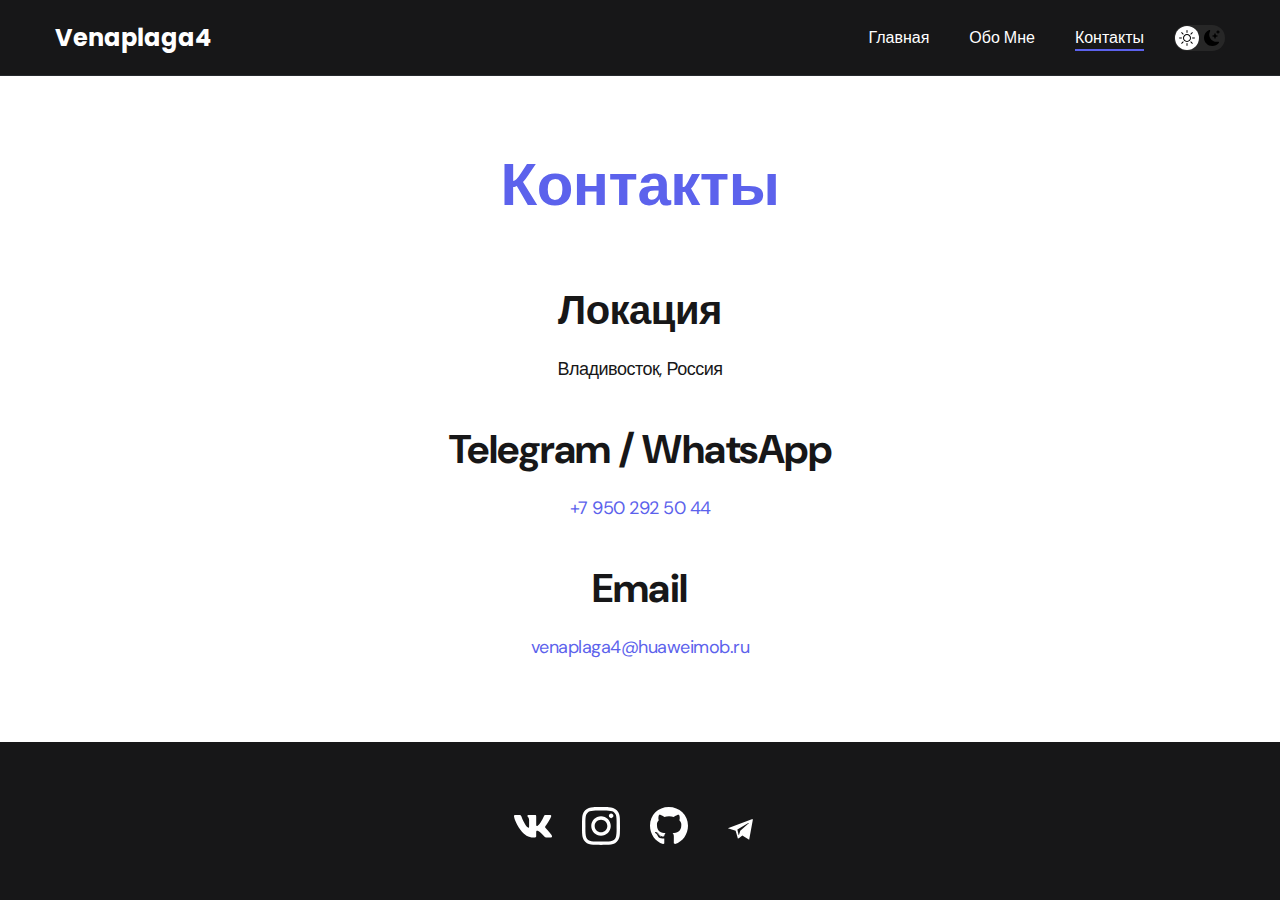
<file: contacts.html>
<!DOCTYPE html>
<html lang="en">
<head>
    <meta charset="UTF-8">
    <meta name="viewport" content="width=device-width, initial-scale=1.0">
    <title>venaplaga4</title>
    <link rel="stylesheet" href="./css/main.css">
    <link rel="stylesheet" href="./css/snow.css"> <!-- Подключение стилей снежинок -->
</head>
<body>
    <nav class="nav">
        <div class="container">
            <div class="nav-row">
                <a href="./index.html" class="logo"><strong>Venaplaga4</strong></a>

                <button class="dark-mode-btn">
                    <img src="./img/icons/sun.svg" alt="Light mode" class="dark-mode-btn__icon">
                    <img src="./img/icons/moon.svg" alt="Dark mode" class="dark-mode-btn__icon">
                </button>
                
                <ul class="nav-list">
                    <li class="nav-list__item"><a href="./index.html" class="nav-list__link">Главная</a></li>
                    <li class="nav-list__item"><a href="./skills.html" class="nav-list__link">Обо Мне</a></li>
                    <li class="nav-list__item"><a href="./contacts.html" class="nav-list__link nav-list__link--active">Контакты</a></li>
                </ul>
            </div>
        </div>
    </nav>

    <main class="section">
        <div class="container">
            <h1 class="title-1">Контакты</h1>

            <!-- Основная информация -->
            <ul class="content-list">
                <li class="content-list__item">
                    <h2 class="title-2">Локация</h2>
                    <p>Владивосток, Россия</p>
                </li>
                <li class="content-list__item">
                    <h2 class="title-2">Telegram / WhatsApp</h2>
                    <p><a href="tel:+79502925044">+7 950 292 50 44</a></p>
                </li>
                <li class="content-list__item">
                    <h2 class="title-2">Email</h2>
                    <p><a href="mailto:venaplaga4@huaweimob.ru">venaplaga4@huaweimob.ru</a></p>
                </li>
            </ul>
    </main>

    <footer class="footer">
        <div class="container">
            <div class="footer__wrapper">
                <ul class="social">
                    <li class="social__item"><a href="https://vk.com/ssd06"><img src="./img/icons/vk.svg" alt="Link"></a></li>
                    <li class="social__item"><a href="https://www.instagram.com/venaplaga4/"><img src="./img/icons/instagram.svg" alt="Link"></a></li>
                    <li class="social__item"><a href="https://github.com/HuaweiMob"><img src="./img/icons/gitHub.svg" alt="Link"></a></li>
                    <li class="social__item" id="Telegram"><a href="https://t.me/Venaplaga4"><img src="./img/icons/telegram2.svg" alt="Link"></a></li>
                </ul>
            </div>
        </div>
    </footer>

    <script src="./js/main.js"></script>
    <script src="./js/snow.js"></script> <!-- Подключение скрипта снежинок -->
</body>
</html>
</file>
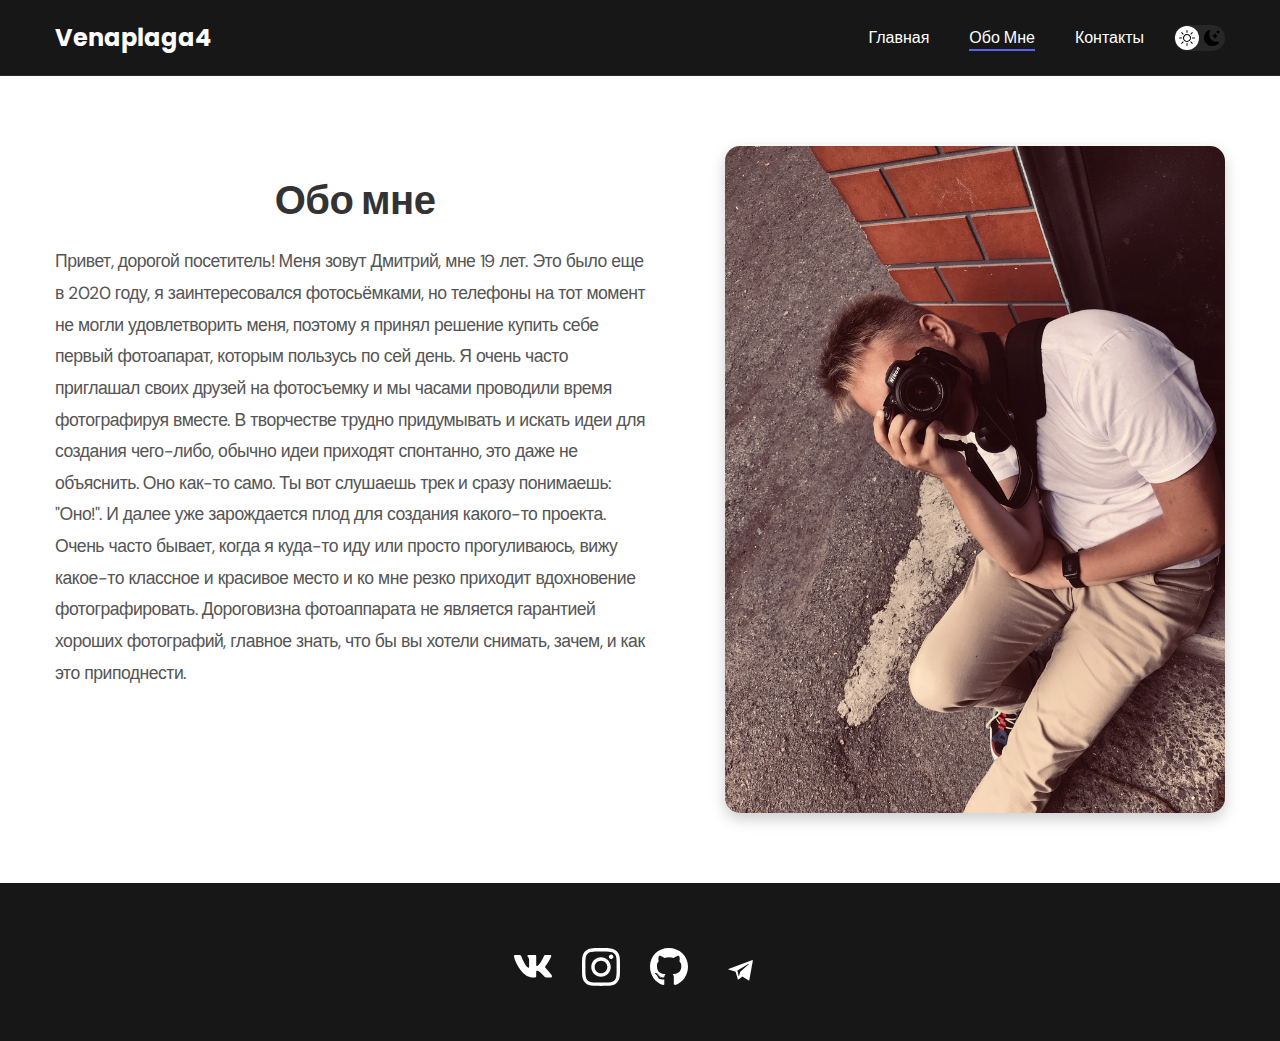
<file: skills.html>
<!DOCTYPE html>
<html lang="en">
<head>
    <meta charset="UTF-8">
    <meta http-equiv="X-UA-Compatible" content="IE=edge">
    <meta name="viewport" content="width=device-width, initial-scale=1.0">
    <title>Venaplaga4</title>
    <link rel="stylesheet" href="./css/main.css">
    <link rel="stylesheet" href="./css/snow.css"> <!-- Подключение стилей снежинок -->
</head>
<body>
    <nav class="nav">
        <div class="container">
            <div class="nav-row">
                <a href="./index.html" class="logo"><strong>Venaplaga4</strong></a>

                <button class="dark-mode-btn">
                    <img src="./img/icons/sun.svg" alt="Light mode" class="dark-mode-btn__icon">
                    <img src="./img/icons/moon.svg" alt="Dark mode" class="dark-mode-btn__icon">
                </button>

                <ul class="nav-list">
                    <li class="nav-list__item"><a href="./index.html" class="nav-list__link">Главная</a></li>
                    <li class="nav-list__item"><a href="./skills.html" class="nav-list__link nav-list__link--active">Обо Мне</a></li>
                    <li class="nav-list__item"><a href="./contacts.html" class="nav-list__link">Контакты</a></li>
                </ul>
            </div>
        </div>
    </nav>

    <main class="section">
        <div class="container section__container">
            <!-- Левый блок с текстом -->
            <div class="section__content">
                <h1 class="title-1">Обо мне</h1>
                <p>
                    Привет, дорогой посетитель! Меня зовут Дмитрий, мне 19 лет.  Это было еще в 2020 году, я заинтересовался фотосьёмками, но телефоны на тот момент не могли удовлетворить меня, поэтому я принял решение купить себе первый фотоапарат, которым пользусь по сей день. Я очень часто приглашал своих друзей на фотосъемку и мы часами проводили время фотографируя вместе.

                    В творчестве трудно придумывать и искать идеи для создания чего-либо, обычно идеи приходят спонтанно, это даже не объяснить. Оно как-то само. Ты вот слушаешь трек и сразу понимаешь: "Оно!". И далее уже зарождается плод для создания какого-то проекта. Очень часто бывает, когда я куда-то иду или просто прогуливаюсь, вижу какое-то классное и красивое место и ко мне резко приходит вдохновение фотографировать. Дороговизна фотоаппарата не является гарантией хороших фотографий, главное знать, что бы вы хотели снимать, зачем, и как это приподнести.
                </p>
                <ul class="content-list">
                    <li class="content-list__item">
                        <h2 class="title-2"></h2>
                        <p></p>
                    </li>
                    <li class="content-list__item">
                        <h2 class="title-2"></h2>
                        <p></p>
                    </li>
                </ul>
            </div>
    
            <!-- Правый блок с фотографией -->
            <div class="section__image">
                <img src="./img/ya.jpg" alt="Моё фото">
            </div>
        </div>
    </main>
    
    
    <footer class="footer">
        <div class="container">
            <div class="footer__wrapper">
                <ul class="social">
                    <li class="social__item"><a href="https://vk.com/ssd06"><img src="./img/icons/vk.svg" alt="Link"></a></li>
                    <li class="social__item"><a href="https://www.instagram.com/venaplaga4/"><img src="./img/icons/instagram.svg" alt="Link"></a></li>
                    <li class="social__item"><a href="https://github.com/HuaweiMob"><img src="./img/icons/gitHub.svg" alt="Link"></a></li>
                    <li class="social__item" id="Telegram"><a href="https://t.me/Venaplaga4"><img src="./img/icons/telegram2.svg" alt="Link"></a></li>
                </ul>
            </div>
        </div>
    </footer>

    <script src="./js/main.js"></script>
    <script src="./js/snow.js"></script> <!-- Подключение скрипта снежинок -->

</body>
</html>
</file>
<file: css/snow.css>
.snowflake {
    position: fixed;
    top: -50px;
    background-size: contain;
    background-repeat: no-repeat;
    background-position: center;
    pointer-events: none;
    z-index: 9999;
    animation: fall linear infinite;
}

@keyframes fall {
    0% {
        transform: translateY(0) rotate(0deg);
        opacity: 1;
    }
    100% {
        transform: translateY(100vh) rotate(360deg);
        opacity: 0.3;
    }
}
</file>
<file: css/main.css>
@import "./reset.css";
@import url('https://fonts.googleapis.com/css2?family=DM+Sans:wght@400;500;700&family=Poppins:wght@400;500;700&display=swap');

/*
font-family: 'DM Sans', sans-serif;
font-family: 'Poppins', sans-serif;
*/

/* * {
    border: 1px solid red;
} */

:root {
    --blackpure: #000;
    --black: #171718;
    --black-border: #26292D;
    --white: #fff;
    --purple: #5C62EC;

    --text-color: var(--black);

    --dark-bg: var(--black);
    --dark-border: var(--black-border);
    --header-text: var(--white);
    --accent: var(--purple);

    /* Light mode */
    --page-bg: var(--white);
    --text-color: var(--black);

    --title-1: var(--accent);

    --project-card-bg: var(--white);
    --project-card-text: var(--black);
    --box-shadow: 0px 5px 35px rgba(0, 0, 0, 0.25);
}

.dark {
     /* Dark mode */
    --page-bg: #252526;
    --text-color: var(--white);

    --title-1: var(--white);

    --project-card-bg: var(--black);
    --project-card-text: var(--white);
    --box-shadow: 0px 5px 35px rgba(0, 0, 0, 0.8);
}

html, body {
    display: flex;
    flex-direction: column;
    min-height: 100vh;

    font-family: 'DM Sans', sans-serif;
    letter-spacing: -0.5px;

    /* Light mode */
    background-color: var(--page-bg);
    color: var(--text-color);
}

/* General */

.container {
    margin: 0 auto;
    padding: 0 15px;
    max-width: 1200px;
}

.none {
    display: none !important;
}

.section {
    padding: 70px 0;
}

.title-1 {
    margin-bottom: 60px;

    font-size: 60px;
    font-weight: 700;
    line-height: 1.3;
    color: var(--title-1);
    text-align: center;
}

.title-2 {
    margin-bottom: 20px;

    font-size: 40px;
    font-weight: 700;
    line-height: 1.3;
}

/* Nav */

.nav {
    padding: 20px 0;
    border-bottom: 1px solid var(--dark-border);
    background-color: var(--dark-bg);
    color: var(--header-text);
    letter-spacing: normal;
}

.nav-row {
    display: flex;
    justify-content: flex-end;
    align-items: center;
    column-gap: 30px;
    row-gap: 20px;
    flex-wrap: wrap;
}

.logo {
    margin-right: auto;
    color: var(--header-text);
    font-size: 24px;
    font-family: 'Poppins', sans-serif;
}

.logo strong {
    font-weight: 700;
}

.nav-list {
    display: flex;
    flex-wrap: wrap;
    row-gap: 10px;
    align-items: center;
    column-gap: 40px;
    font-size: 16px;
    font-weight: 500;
    font-family: 'Poppins', sans-serif;
}

.nav-list__link {
    color: var(--header-text);
    transition: opacity 0.2s ease-in;
}

.nav-list__link:hover {
    opacity: 0.8;
}

.nav-list__link--active {
    position: relative;
}

.nav-list__link--active::before {
    content: "";

    position: absolute;
    left: 0;
    top: 100%;

    display: block;
    height: 2px;
    width: 100%;
    background-color: var(--accent);
}

/* Dark mode btn */

.dark-mode-btn {
    order: 9;

    position: relative;
    display: flex;
    justify-content: space-between;

    width: 51px;
    height: 26px;
    padding: 5px;

    border-radius: 50px;
    background-color: #272727;
}

.dark-mode-btn::before {
    content: "";

    position: absolute;
    top: 1px;
    left: 1px;

    display: block;
    width: 24px;
    height: 24px;

    border-radius: 50%;
    background-color: var(--white);

    transition: left 0.2s ease-in;
}

.dark-mode-btn--active::before {
    left: 26px;
}

.dark-mode-btn__icon {
    position: relative;
    z-index: 9;
}

/* Header */

.header {
    position: relative; /* Позволяет позиционировать видео и контент */
    min-height: 865px; /* Высота блока */
    padding: 40px 20px; /* Упрощенный отступ */
    display: flex;
    justify-content: center;
    align-items: center;
    text-align: center;
    overflow: hidden; /* Скрывает выступающие части видео */
    color: var(--header-text); /* Сохраняем цвет текста */
}

.header__video {
    position: absolute;
    top: 50%;
    left: 50%;
    transform: translate(-50%, -50%);
    width: 100%;
    height: 100%;
    object-fit: cover; /* Видео занимает весь блок */
    z-index: 1; /* Видео позади контента */
}

.header__wrapper {
    position: relative; /* Контейнер для текста поверх видео */
    z-index: 1;
    color: #fff; /* Белый цвет текста для контраста */
}

.header__title {
    font-size: 2.5rem;
    line-height: 1.2;
    margin-bottom: 20px;
}

.header__title em {
    font-style: italic;
    color: var(--highlight-color); /* Добавим акцентный цвет для имени */
}

.header__text p {
    font-size: 1.2rem;
    margin-bottom: 20px;
}

.btn {
    display: inline-block;
    padding: 10px 20px;
    font-size: 1rem;
    color: #fff;
    text-decoration: none;
    background-color: var(--primary-color);
    border-radius: 5px;
    transition: background-color 0.3s;
}

.btn:hover {
    background-color: var(--hover-color); /* Цвет при наведении */
}

.header__wrapper {
    padding: 0 15px;
    max-width: 660px;
}

.header__title {
    margin-bottom: 20px;
    font-size: 40px;
    font-weight: 700;
    line-height: 1.4;
}

.header__title strong {
    font-size: 60px;
    font-weight: 700;
}

.header__title em {
    font-style: normal;
    color: var(--accent);
}

.header__text {
    margin-bottom: 40px;
    font-size: 18px;
    line-height: 1.333;
}

.header__text p + p{
    margin-top: 0.5em;
}

/* Btn */

.btn {
    display: inline-block;
    height: 48px;
    padding: 12px 28px;

    border-radius: 5px;
    background-color: var(--accent);
    color: var(--white);
    letter-spacing: 0.15px;
    font-size: 16px;
    font-weight: 500;

    transition: opacity 0.2s ease-in;
}

.btn:hover {
    opacity: 0.8;
}

.btn:active {
    position: relative;
    top: 1px;
}

/* Btn outline */

.btn-outline {
    display: flex;
    column-gap: 10px;
    align-items: center;

    height: 48px;
    padding: 12px 20px;

    border-radius: 5px;
    border: 1px solid var(--blackpure);
    background-color: var(--white);
    color: var(--blackpure);

    transition: opacity 0.2s ease-in;
}

.btn-outline:hover {
    opacity: 0.8;
}

.btn-outline:active {
    position: relative;
    top: 1px;
}

/* Projects  */

.projects {
    display: flex;
    justify-content: center;
    flex-wrap: wrap;
    column-gap: 30px;
    row-gap: 30px;
}

.project {
    max-width: 370px;
    background-color: var(--project-card-bg);
    box-shadow: var(--box-shadow);
    border-radius: 10px;
}

.project__img {
    border-radius: 10px;
}

.project__title {
    padding: 15px 20px 25px;
    font-weight: 700;
    font-size: 24px;
    line-height: 1.3;
    color: var(--project-card-text);
    text-align: center;
}

/* Project details */

.project-details {
    margin: 0 auto;
    max-width: 865px;

    display: flex;
    flex-direction: column;
    align-items: center;

    text-align: center;
}

.project-details__cover {
    max-width: 100%;
    margin-bottom: 40px;

    box-shadow: 0px 5px 35px rgba(0, 0, 0, 0.25);
    border-radius: 10px;
}

.project-details__desc {
    margin-bottom: 30px;

    font-weight: 700;
    font-size: 24px;
    line-height: 1.3;
}

/* Content list */

.content-list {
    margin: 0 auto;
    max-width: 570px;
    display: flex;
    flex-direction: column;
    align-items: center;
    row-gap: 40px;
    text-align: center;
}

.content-list a {
    color: var(--accent);
}

.content-list__item {
    font-size: 18px;
    line-height: 1.5;
}

.content-list__item p + p {
    margin-top: 0.5em;
}

/* Footer */

.footer {
    margin-top: auto;
    padding: 60px 0 50px;
    background-color: var(--dark-bg);
    color: var(--header-text);
}

.footer__wrapper {
    display: flex;
    flex-direction: column;
    align-items: center;
    row-gap: 27px;
}

.social {
    display: flex;
    column-gap: 30px;
    align-items: center;
}

.copyright {
    font-size: 16px;
}

.copyright p + p {
    margin-top: 0.5em;
}

@media (max-width: 620px) {

    /* Header  */

    .header {
        min-height: unset;
    }

    .header__title {
        font-size: 30px;
    }

    .header__title strong {
        font-size: 40px;
    }

    /* Nav */

    .nav-row {
        justify-content: space-between;
    }

    .dark-mode-btn {
        order: 0;
    }

    /* General */

    .section {
        padding: 40px 0;
    }

    .title-1 {
        margin-bottom: 30px;
        font-size: 40px;
    }

    .title-2 {
        margin-bottom: 10px;
        font-size: 30px;
    }

    /* Projects */

    .project__title {
        font-size: 22px;
    }

    /* Project page */

    .project-details__desc {
        margin-bottom: 20px;
        font-size: 22px;
    }

    /* Content List */

    .content-list {
        row-gap: 20px;
    }

    .content-list__item {
        font-size: 16px;
    }

    /* Footer */

    .footer {
        padding: 40px 0 30px;
    }

    .footer__wrapper {
        row-gap: 20px;
    }

    /* Social */

    .social {
        column-gap: 20px;
    }

    .social__item {
        width: 200px;
    }

}
/* Сетка для секции с текстом и фото */
.section__container {
    display: flex; /* Flexbox для горизонтального расположения */
    align-items: center; /* Выравниваем элементы по вертикали */
    justify-content: space-between; /* Равномерное распределение */
    gap: 30px; /* Отступ между текстом и фото */
    flex-wrap: nowrap; /* Отключаем перенос на следующую строку */
}

/* Текстовая часть */
.section__content {
    flex: 1; /* Занимает оставшееся пространство */
    max-width: 600px; /* Ограничиваем ширину текста */
}

.section__content h1 {
    margin-bottom: 20px;
    font-size: 2.5rem;
    color: #333;
}

.section__content p {
    margin-bottom: 15px;
    line-height: 1.8;
    color: #555;
    font-size: 1.1rem;
}

/* Блок с фотографией */
.section__image {
    flex-shrink: 0; /* Запрещаем сжимать фотографию */
    width: 50%; /* Указываем ширину блока с фото */
    max-width: 500px; /* Ограничиваем максимальную ширину */
    text-align: center; /* Центрируем содержимое фото-блока */
}

.section__image img {
    width: 100%; /* Фото заполняет весь контейнер */
    height: auto; /* Сохраняем пропорции */
    border-radius: 15px; /* Слегка округляем углы */
    box-shadow: 0 6px 15px rgba(0, 0, 0, 0.2); /* Тень для фото */
}

/* Адаптация для мобильных устройств */
@media (max-width: 768px) {
    .section__container {
        flex-direction: column; /* Меняем расположение на вертикальное */
        align-items: center; /* Центрируем содержимое */
    }

    .section__image {
        width: 100%; /* Фото растягивается на всю ширину */
        max-width: none; /* Убираем ограничение ширины */
    }
}
#Telegram {
    width: 48px; /* Размер иконки */
    height: 48px; /* Размер иконки */
    display: inline-flex; /* Делаем иконку гибким элементом */
    justify-content: center; /* Выравнивание по центру горизонтально */
    align-items: center; /* Выравнивание по центру вертикально */
}

#Telegram img {
    width: 100%; /* Иконка занимает весь контейнер */
    height: 100%; /* Иконка занимает весь контейнер */
    filter: invert(1); /* Делаем изображение белым (инвертируем цвет) */
}
.dialog {
    position: fixed;
    top: 0;
    left: 0;
    width: 100%;
    height: 100%;
    background: rgba(0, 0, 0, 0.5);
    display: flex;
    justify-content: center;
    align-items: center;
    z-index: 999;
}

.dialog-content {
    background: var(--page-bg);
    padding: 30px;
    border-radius: 10px;
    text-align: center;
    max-width: 600px;
    width: 100%;
    box-shadow: var(--box-shadow);
}

.dialog-content h3 {
    margin-bottom: 20px;
    font-size: 1.8rem;
}

.shooting-types {
    display: flex; /* Включаем flexbox */
    justify-content: space-between; /* Равномерно распределяем элементы */
    gap: 20px; /* Расстояние между элементами */
    flex-wrap: wrap; /* При необходимости элементы могут переноситься на следующую строку */
}

.shooting-types li {
    flex: 1; /* Каждый элемент будет занимать одинаковую ширину */
    background: var(--page-bg); /* Фоновый цвет для элементов списка */
    border-radius: 8px; /* Скругленные углы */
    padding: 15px; /* Внутренний отступ */
    box-shadow: 0 4px 10px rgba(0, 0, 0, 0.1); /* Тень для создания глубины */
    transition: transform 0.3s, box-shadow 0.3s; /* Анимации для эффекта наведения */
}

.shooting-types li:hover {
    transform: translateY(-5px); /* Эффект поднятия при наведении */
    box-shadow: 0 6px 15px rgba(0, 0, 0, 0.2); /* Увеличенная тень */
}

.shooting-types h4 {
    margin-bottom: 10px; /* Отступ снизу для заголовка */
    font-size: 1.2rem; /* Размер шрифта */
    color: #94db92;;
}

.shooting-types p {
    font-size: 1rem; /* Размер шрифта */
    color: var(--accent);
    margin-bottom: 15px; /* Отступ снизу */
}

.shooting-types button {
    background-color: #5C62EC; /* Цвет кнопки */
    color: #fff; /* Цвет текста на кнопке */
    border: none;
    padding: 10px 20px;
    border-radius: 5px;
    cursor: pointer;
    transition: background-color 0.3s; /* Плавное изменение фона при наведении */
}

.shooting-types button:hover {
    background-color: #434aa8; /* Цвет кнопки при наведении */
}

.small-btn {
    display: inline-block;
    padding: 8px 16px;
    font-size: 0.9rem;
    background-color: var(--accent);
    color: var(--white);
    border-radius: 5px;
    transition: background-color 0.3s ease-in-out;
}

.small-btn:hover {
    background-color: var(--hover-color);
}

.none {
    display: none !important;
}
.close-dialog{
    transform: translate(0, 50%);
}
.price-info {
    margin-top: 15px;
    font-size: 14px;
    color: #666;
    text-align: center;
}
</file>
